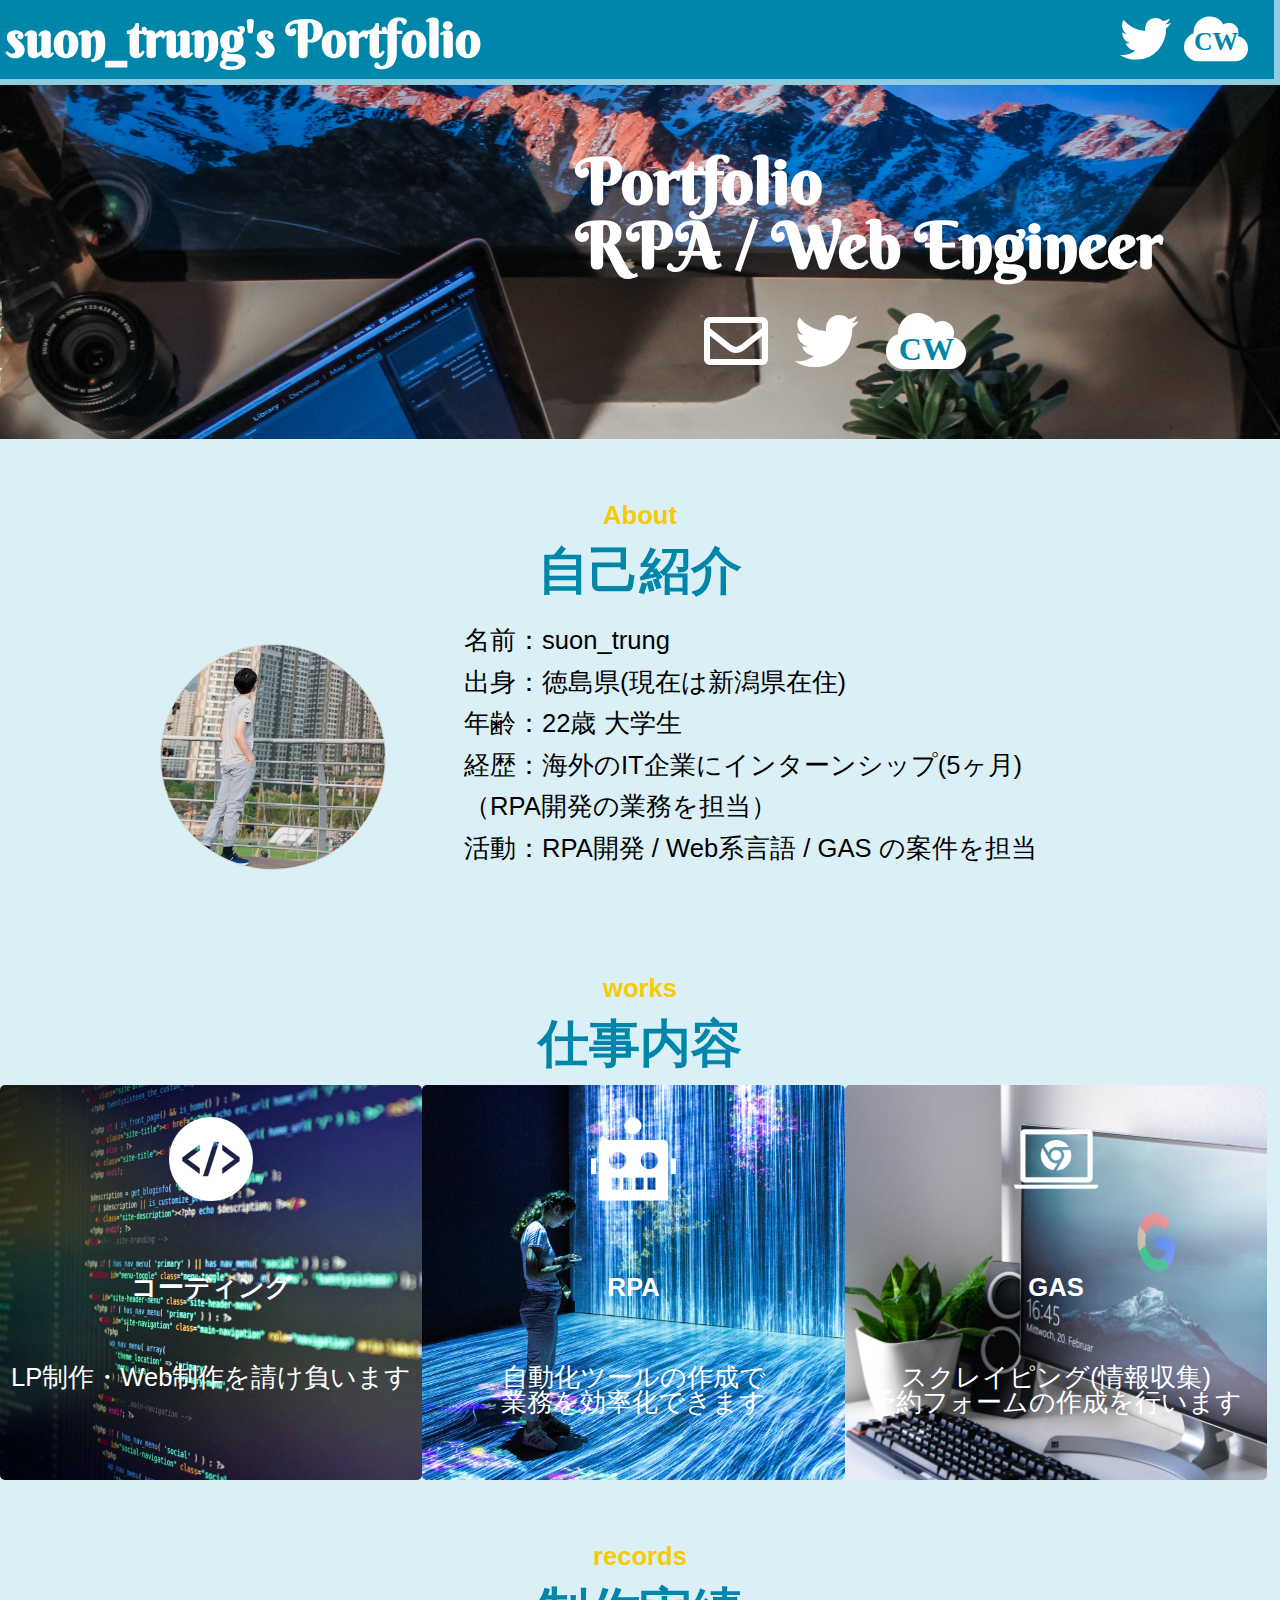
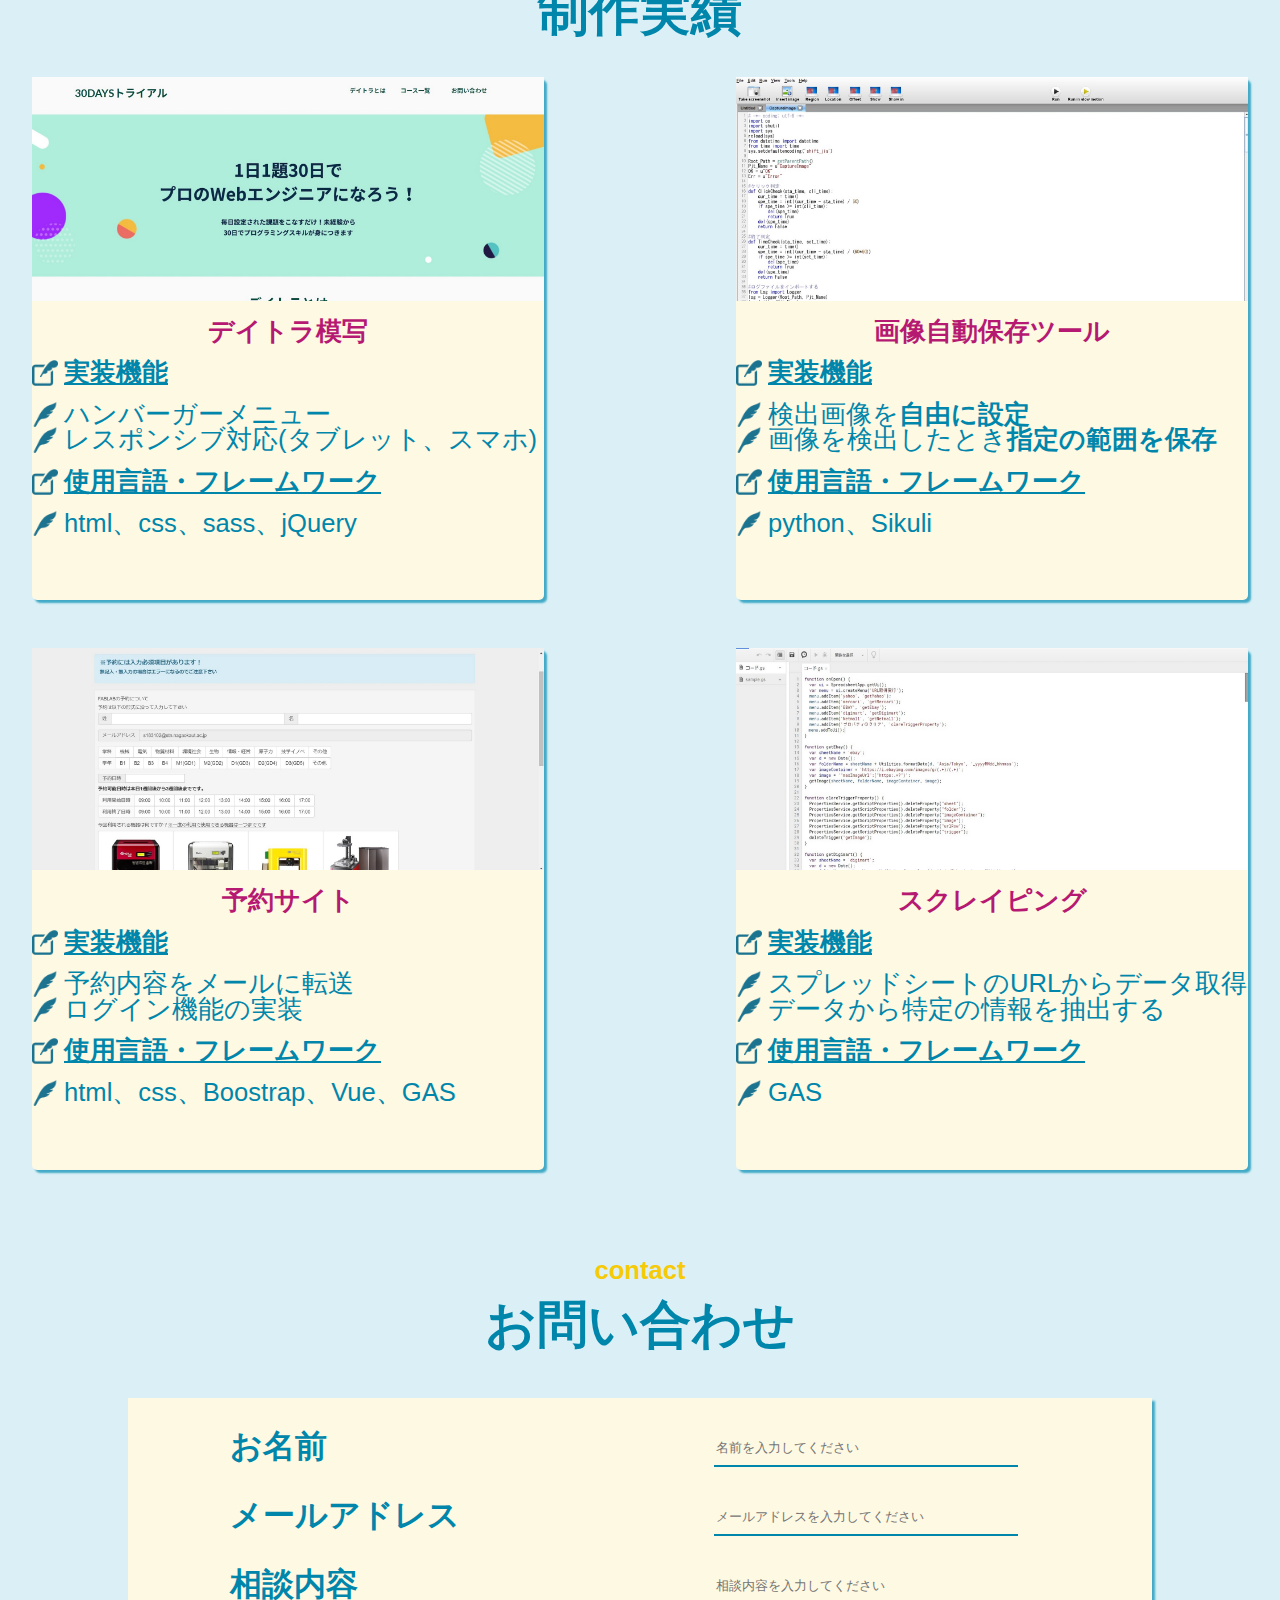
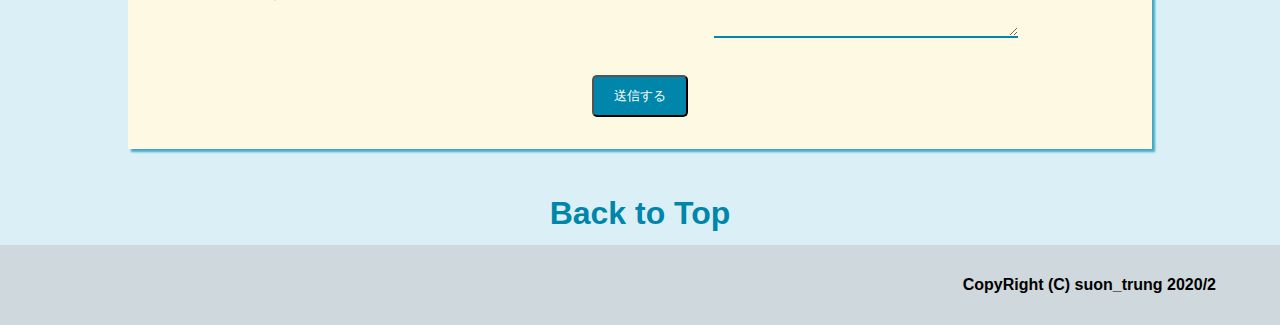
<file: index.html>
<!DOCTYPE html>
<html>
  <head>
    <meta charset="utf-8">
    <meta name="twitter:site" content="@suontrung">
    <meta name="twitter:title" content="Portfolio suon_trung">
    <meta name="twitter:description" content="初めまして、大学生エンジニアのsuon_trungです。 RPA開発 / LP・Web制作 / GAS の案件を請け負います">
    <meta name="twitter:image" content="https://suontrung.github.io/portfolio_home/img/twitter_thum.jpg">
    <meta name="twitter:card" content="summary">
    <title>suon_trung's Portfolio</title>
    <meta name="viewport" content="width=device-width, initial-scale=1.0, minimum-scale=1.0, user-scalable=yes">
    <link href="https://fonts.googleapis.com/css?family=Berkshire+Swash&display=swap" rel="stylesheet">
    <link href="https://use.fontawesome.com/releases/v5.6.1/css/all.css" rel="stylesheet">
    <link rel="stylesheet" href="css/ResetStyle.css">
    <link rel="stylesheet" href="css/common.css">
  </head>
  <body>
    <header>
      <div class="underbar"></div>
      <div class="topbar">
        <div class="title">
          <h1>suon_trung's Portfolio</h1>
        </div>
        <div class="icon">
          <div class="pic">
            <a href="https://twitter.com/SuonTrung"><i class="fab fa-twitter fa-fw"></i></a>
          </div>
          <div class="pic _fa-back">
            <a href="https://crowdworks.jp/public/employees/3384815">
              <a href="https://crowdworks.jp/public/employees/3384815"><i class="fas fa-cloud fa-fw _fa-back"><span class="_fa-forw">CW</span></i></a>
            </a>
          </div>
        </div>
      </div>
    </header>
    <main>
      <section class="top">
        <div class="topimg">
          <div class="text">
            <p class="font-swash">Portfolio</p>
            <p class="font-swash">RPA / Web Engineer</p>
          </div>
          <div class="icon">
            <div class="pic move-cont">
              <i class="far fa-envelope"></i>
            </div>
            <div class="pic">
              <a href="https://twitter.com/SuonTrung"><i class="fab fa-twitter fa-fw"></i></a>
            </div>
            <div class="pic">
              <a href="https://crowdworks.jp/public/employees/3384815"><i class="fas fa-cloud fa-fw _fa-back"><span class="_fa-forw">CW</span></i></a>
            </div>
          </div>
        </div>
      </section>

      <section class="pro">
        <div class="profile">
          <h3>About</h3>
          <h2>自己紹介</h2>
          <div class="flex eight-size margin-center">
            <div class="pic">
              <img src="img/profile.jpg" width="100%" style="border-radius: 50%; border: 1px solid lightgray;">
            </div>
            <div class="text">
              <ul>
                <li>名前：suon_trung</li>
                <li>出身：徳島県(現在は新潟県在住)</li>
                <li>年齢：22歳 大学生</li>
                <li>経歴：海外のIT企業にインターンシップ(5ヶ月)</li>
                <li>（RPA開発の業務を担当）</li>
                <li>活動：RPA開発 / Web系言語 / GAS の案件を担当</li>
                <li></li>
              </ul>
            </div>
          </div>
        </div>
      </section>

      <section class="works">
        <div class="skill">
          <h3>works</h3>
          <h2>仕事内容</h2>
          <div class="flex">
            <section>
              <div class="container html">
                <div class="pic">
                  <img src="img/html.png" width="100%">
                </div>
                <div class="text">
                  <h3>コーディング</h3>
                  <p>LP制作・Web制作を請け負います</p>
                </div>
              </div>
            </section>
  
            <section>
              <div class="container rpa">
                <div class="pic">
                  <img src="img/rpa.png" width="100%">
                </div>
                <div class="text">
                  <h3>RPA</h3>
                  <p>自動化ツールの作成で<br>業務を効率化できます</p>
                </div>
              </div>
            </section>
  
            <section>
              <div class="container gas">
                <div class="pic">
                  <img src="img/gas.png" width="100%">
                </div>
                <div class="text">
                  <h3>GAS</h3>
                  <p>スクレイピング(情報収集)<br>予約フォームの作成を行います</p>
                </div>
              </div>
            </section>
          </div>
        </div>
      </section>

      <section>
        <h3>records</h3>
        <h2>制作実績</h2>
        <div class="record">
          <div class="flex">
            <div class="container main-color">
              <div class="pic">
                <img src="img/html_port.jpg" width="100%">
              </div>
              <div class="text">
                <h3>デイトラ模写</h3>
                <ul>
                  <li>実装機能</li>
                  <li>ハンバーガーメニュー</li>
                  <li>レスポンシブ対応(タブレット、スマホ)</li>
                </ul>
                <ul>
                  <li>使用言語・フレームワーク</li>
                  <li>html、css、sass、jQuery</li>
                </ul>
              </div>
            </div>

            <div class="container">
              <div class="pic">
                <img src="img/rpa_port.jpg" width="100%">
              </div>
              <div class="text">
                <h3>画像自動保存ツール</h3>
                <ul>
                  <li>実装機能</li>
                  <li>検出画像を<b>自由に設定</b></li>
                  <li>画像を検出したとき<b>指定の範囲を保存</b></li>
                </ul>
                <ul>
                  <li>使用言語・フレームワーク</li>
                  <li>python、Sikuli</li>
                </ul>
              </div>
            </div>
          </div>
          <div class="flex">
            <div class="container">
              <div class="pic">
                <img src="img/gas_port.jpg" width="100%">
              </div>
              <div class="text">
                <h3>予約サイト</h3>
                <ul>
                  <li>実装機能</li>
                  <li>予約内容をメールに転送</li>
                  <li>ログイン機能の実装</li>
                </ul>
                <ul>
                  <li>使用言語・フレームワーク</li>
                  <li>html、css、Boostrap、Vue、GAS</li>
                </ul>
              </div>
            </div>
            <div class="container">
              <div class="pic">
                <img src="img/scra_port.jpg" width="100%">
              </div>
              <div class="text">
                <h3>スクレイピング</h3>
                <ul>
                  <li>実装機能</li>
                  <li>スプレッドシートのURLからデータ取得</b></li>
                  <li>データから特定の情報を抽出する</b></li>
                </ul>
                <ul>
                  <li>使用言語・フレームワーク</li>
                  <li>GAS</li>
                </ul>
              </div>
            </div>
          </div>
        </div>
      </section>

      <section class="cont">
        <h3>contact</h3>
        <h2>お問い合わせ</h2>
        <div class="form">
          <form action="https://script.google.com/macros/s/AKfycbw3FhSAvI38-CSGtLt6iGZPKtSfuxS2TXnhIPZ2aMzYkBeC4oI/exec" method="post">
            <div class="label">
              <label>
                <div class="flex">
                  <div class="question">
                    <span>お名前</span>
                  </div>
                  <div class="answer">
                    <input type="text" name="name" placeholder="名前を入力してください">
                  </div>
                </div>
              </label>
            </div>
            <div class="label">
              <label>
                <div class="flex">
                  <div class="question">
                    <span>メールアドレス</span>
                  </div>
                  <div class="answer">
                    <input type="email" name="mail" placeholder="メールアドレスを入力してください">
                  </div>
                </div>
              </label>
            </div>
            <div class="label">
              <label>
                <div class="flex">
                  <div class="question">
                    <span>相談内容</span>
                  </div>
                  <div class="answer">
                    <textarea name="answer" placeholder="相談内容を入力してください"></textarea>
                  </div>
                </div>
              </label>
            </div>
            <div class="submit">
              <input type="submit" value="送信する">
            </div>
          </form>
        </div>
      </section>
      <div class="move-top"><span>Back to Top</span></div>
    </main>

    <footer>
      <div class ="copyright">
        <p>CopyRight (C) suon_trung 2020/2</p>
      </div>
    </footer>
    <script src="js/jquery-3.4.1.min.js"></script>
    <script src="js/common.js"></script>
  </body>
</html>
</file>
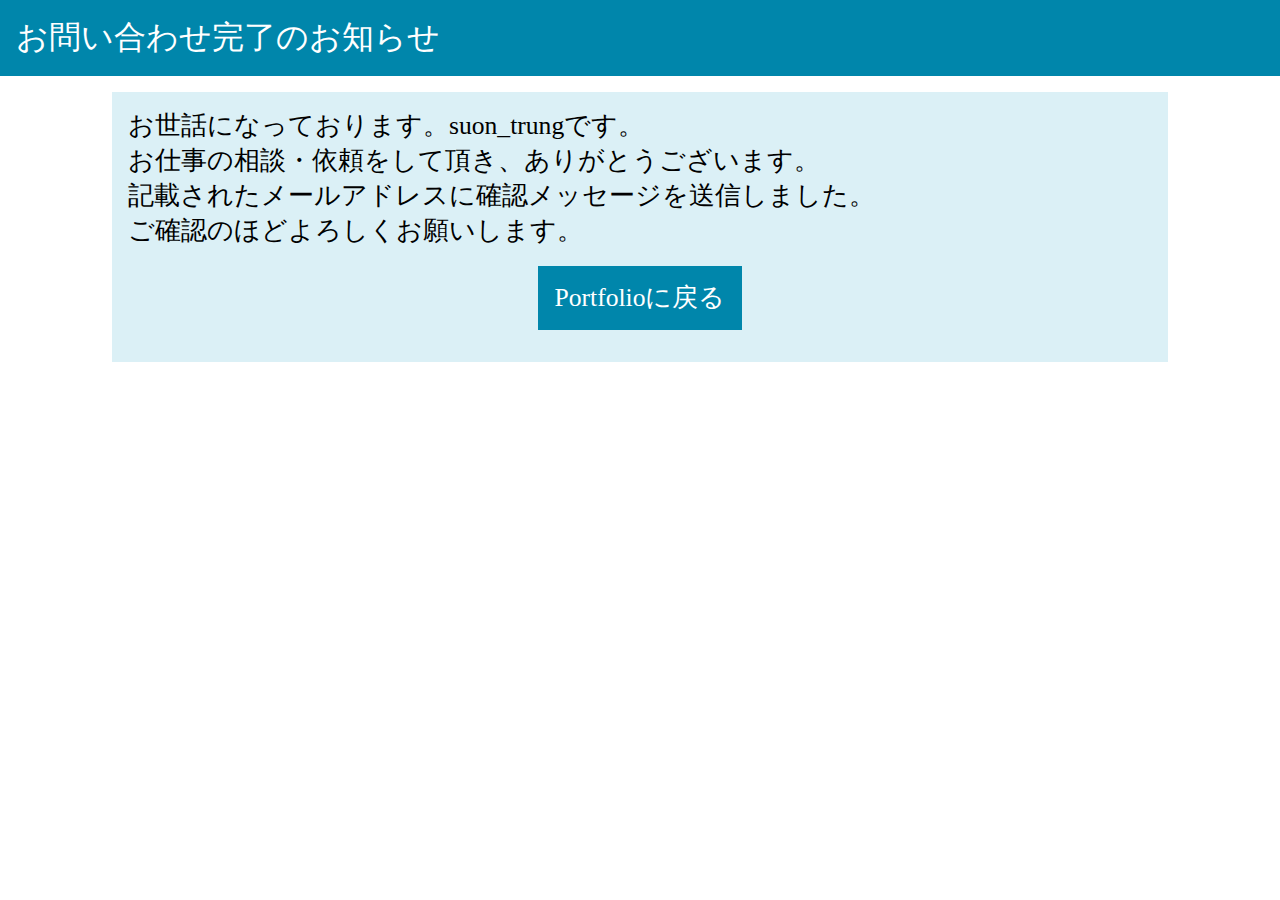
<file: gas_index.html>
<!doctype html>
<html>
  <head>
    <meta charset="utf-8">
    <base target="_top">
    <style>
      html {
        font-size: 5vw;;
      }
      body , p {
        margin: 0;
        padding: 0;
      }
      header .container {
        background: #0086AB;
        padding: 16px;
      }
      header p {
        font-size: 0.5rem;
        color: white;
      }

      main {
        width: 80%;
        margin: 16px auto;
        padding: 16px;
        background: #DBF0F6;
      }
      main p , main a{
        font-size: 0.4rem;
        text-decoration: none;
        color: black;
      }
      .back {
        text-align: center;
      }
      .back a {
        color: white;
        margin: 16px 0;
        line-height: 32px;
        padding: 16px 16px;
        background: #0086AB;
        display: inline-block;
      }
      

    </style>
  </head>
  <body>
    <header>
      <div class="container">
        <p>お問い合わせ完了のお知らせ</p>
      </div>
    </header>
    <main>
      <div class="container">
        <p>お世話になっております。suon_trungです。</p>
        <p>お仕事の相談・依頼をして頂き、ありがとうございます。</p>
        <p>記載されたメールアドレスに確認メッセージを送信しました。</p>
        <p>ご確認のほどよろしくお願いします。</p>
      </div>
      <div class="back">
        <a href=""><span>Portfolioに戻る</span></a>
      </div>
    </main>
  </body>
</html>
</file>
<file: css/common.css>
html{font-size:64px;font-size:5vw;font-family:"Lato","Noto Sans JP","游ゴシック Medium","游ゴシック体","Yu Gothic Medium",YuGothic,"ヒラギノ角ゴ ProN","Hiragino Kaku Gothic ProN","メイリオ",Meiryo,"ＭＳ Ｐゴシック","MS PGothic",sans-serif}html body{background:#DBF0F6}html body h1{font-size:0.8rem;font-family:'Berkshire Swash', "Times New Roman", sans-serif;color:#fff}html body ul{list-style:none}html body .flex{display:flex}html body .margin-center{margin:0 auto}html body h2{text-align:center;font-size:0.8rem;padding:16px 0 16px 0;color:#0086AB}html body h3,html body main .skill .flex p{text-align:center;font-size:0.4rem;margin-top:64px;color:#F6CA06}html body a{color:#fff}html body .main-color{background:#0086AB}html body .acc1-color{background:#B61972}html body .acc2-color{background:#F6CA06}html body .font-swash{font-family:'Berkshire Swash', "Times New Roman", sans-serif}html body .move-cont{cursor:pointer}html body header{position:relative;margin-bottom:0.1rem}html body header .topbar,html body header .underbar{display:flex;padding:0.2rem 0 0.2rem 0.1rem;margin-right:0.1rem;background:#0086AB;position:relative;z-index:100}html body header .underbar{width:100%;height:100%;padding:0;margin:0;padding-bottom:0.1rem;background:#42aac7;opacity:0.5;position:absolute;z-index:99;top:0}html body header .title{margin-right:auto}html body header .icon{display:flex;margin-right:0.3rem}html body header .icon .pic{margin-right:0.1rem;font-size:0.8rem}html body header .icon ._fa-back{position:relative;z-index:100}html body header .icon ._fa-back ._fa-forw{position:absolute;z-index:101;top:50%;left:50%;transform:translate(-50%, -40%);font-size:0.4rem;font-weight:bold;color:#0086AB}html body main .topimg{background-image:url("../img/pc_screen.jpg");background-size:cover;padding-top:64px;padding-bottom:64px}html body main .topimg .text{margin-left:45%;color:#fff;font-size:1rem;font-weight:bold}html body main .topimg .icon{margin-top:32px;margin-left:55%;color:#fff;font-size:1rem;display:flex}html body main .topimg .icon .pic{margin-right:0.3rem}html body main .topimg .icon ._fa-back{position:relative}html body main .topimg .icon ._fa-back ._fa-forw{position:absolute;z-index:101;top:60%;left:50%;transform:translate(-50%, -50%);color:#0086AB;font-size:50%}html body main .container{width:33vw;height:100%;background:white;border-radius:5px}html body main .container .pic{width:20%;margin:0 auto;padding-top:32px}html body main .container .text{color:#0086AB;font-size:0.5rem;margin:64px 0 64px 0}html body main .skill .flex h3,html body main .skill .flex p{color:#fff}html body main .skill .html{background-image:url("../img/html_back.jpg");background-size:cover}html body main .skill .rpa{background-image:url("../img/rpa_back.jpg");background-size:cover}html body main .skill .gas{background-image:url("../img/gas_back.jpg");background-size:cover}html body main .record .container{background:#FEF9E2;box-shadow:3px 3px 2px #42aac7;margin:24px auto;width:40%}html body main .record .container .pic{padding:0;width:100%;overflow:hidden}html body main .record .container .text{font-size:0.4rem;margin-top:0px}html body main .record .container .text h3,html body main .record .container .text .skill .flex p,html body main .skill .flex .record .container .text p{color:#B61972;margin-top:8px;margin-bottom:16px}html body main .record .container .text ul{margin-top:16px;list-style:none}html body main .record .container .text li{background:url("../img/li.png") no-repeat;padding-left:0.5rem;background-size:0.4rem auto}html body main .record .container .text li:first-child{background:url("../img/li-first.png") no-repeat;margin-bottom:16px;background-size:0.4rem auto;font-weight:bold;text-decoration:underline}html body main .record .container:first-child{margin-left:32px}html body main .record .container:last-child{margin-right:32px}html body main .profile{background-size:cover}html body main .profile .flex{width:80%;margin:0 auto}html body main .profile .pic{width:3.5rem;padding:32px;margin-right:48px}html body main .profile .text{font-size:0.4rem}html body main .profile .text li{margin-top:16px}html body main .form{width:80%;margin:32px auto;background:#FEF9E2;box-shadow:3px 3px 2px #42aac7;font-size:0.5rem}html body main .form .label{padding-top:32px;width:80%;margin:0 auto}html body main .form .label .flex{justify-content:space-between}html body main .form .label .flex .question{color:#0086AB;font-weight:bold}html body main .form .label .flex .answer{margin-right:32px}html body main .form .label .flex .answer input,html body main .form .label .flex .answer textarea{width:300px;border:none;border-bottom:2px solid #0086AB;background:transparent;line-height:0.5rem;font-family:"Lato","Noto Sans JP","游ゴシック Medium","游ゴシック体","Yu Gothic Medium",YuGothic,"ヒラギノ角ゴ ProN","Hiragino Kaku Gothic ProN","メイリオ",Meiryo,"ＭＳ Ｐゴシック","MS PGothic",sans-serif;font-size:0.2rem}html body main .form .submit{display:inline-blck;text-align:center;padding:32px 0}html body main .form .submit input,html body main .form .submit .label .flex .answer textarea,html body main .form .label .flex .answer .submit textarea{color:#fff;background:#0086AB;padding:10px 20px;border-radius:5px;cursor:pointer}html body main .move-top{text-align:center;color:#0086AB;line-height:1rem;font-size:0.5rem;font-weight:bold;cursor:pointer}html body footer{background:#cfd8dc}html body footer .copyright{width:90vw;margin:0 auto;padding-top:32px;padding-bottom:32px;font-size:0.25rem;font-weight:bold;text-align:right}@media screen and (max-width: 1023px){html{font-size:8vw}html body main .record .container{width:45%}html body main .form .label .flex{display:block}html body main .form .label .flex .question{margin-bottom:16px}html body main .form .label .flex .answer{margin-bottom:16px}html body main .form .label .flex .answer input,html body main .form .label .flex .answer textarea{width:100%}}@media screen and (max-width: 767px){html{font-size:10vw}html body .flex{display:block}html body main .profile .text{font-size:0.35rem}html body main .skill .container{width:100%}html body main .skill .container .text{margin-bottom:0;padding-bottom:32px}html body main .record .container{width:80%}html body main .record .container .text{padding-bottom:32px}html body main .record .container:first-child{margin:0 auto}html body main .record .container:last-child{margin:0 auto}}
</file>
<file: css/ResetStyle.css>
/*
html5doctor.com Reset Stylesheet
v1.6.1
Last Updated: 2010-09-17
Author: Richard Clark - http://richclarkdesign.com
Twitter: @rich_clark
*/

html, body, div, span, object, iframe,
h1, h2, h3, h4, h5, h6, p, blockquote, pre,
abbr, address, cite, code,
del, dfn, em, img, ins, kbd, q, samp,
small, strong, sub, sup, var,
b, i,
dl, dt, dd, ol, ul, li,
fieldset, form, label, legend,
table, caption, tbody, tfoot, thead, tr, th, td,
article, aside, canvas, details, figcaption, figure,
footer, header, hgroup, menu, nav, section, summary,
time, mark, audio, video {
    margin:0;
    padding:0;
    border:0;
    outline:0;
    font-size:100%;
    vertical-align:baseline;
    background:transparent;
}

body {
    line-height:1;
}

article,aside,details,figcaption,figure,
footer,header,hgroup,menu,nav,section {
    display:block;
}

nav ul {
    list-style:none;
}

blockquote, q {
    quotes:none;
}

blockquote:before, blockquote:after,
q:before, q:after {
    content:'';
    content:none;
}

a {
    margin:0;
    padding:0;
    font-size:100%;
    vertical-align:baseline;
    background:transparent;
}

/* change colours to suit your needs */
ins {
    background-color:#ff9;
    color:#000;
    text-decoration:none;
}

/* change colours to suit your needs */
mark {
    background-color:#ff9;
    color:#000;
    font-style:italic;
    font-weight:bold;
}

del {
    text-decoration: line-through;
}

abbr[title], dfn[title] {
    border-bottom:1px dotted;
    cursor:help;
}

table {
    border-collapse:collapse;
    border-spacing:0;
}

/* change border colour to suit your needs */
hr {
    display:block;
    height:1px;
    border:0;  
    border-top:1px solid #cccccc;
    margin:1em 0;
    padding:0;
}

input, select {
    vertical-align:middle;
}
</file>
